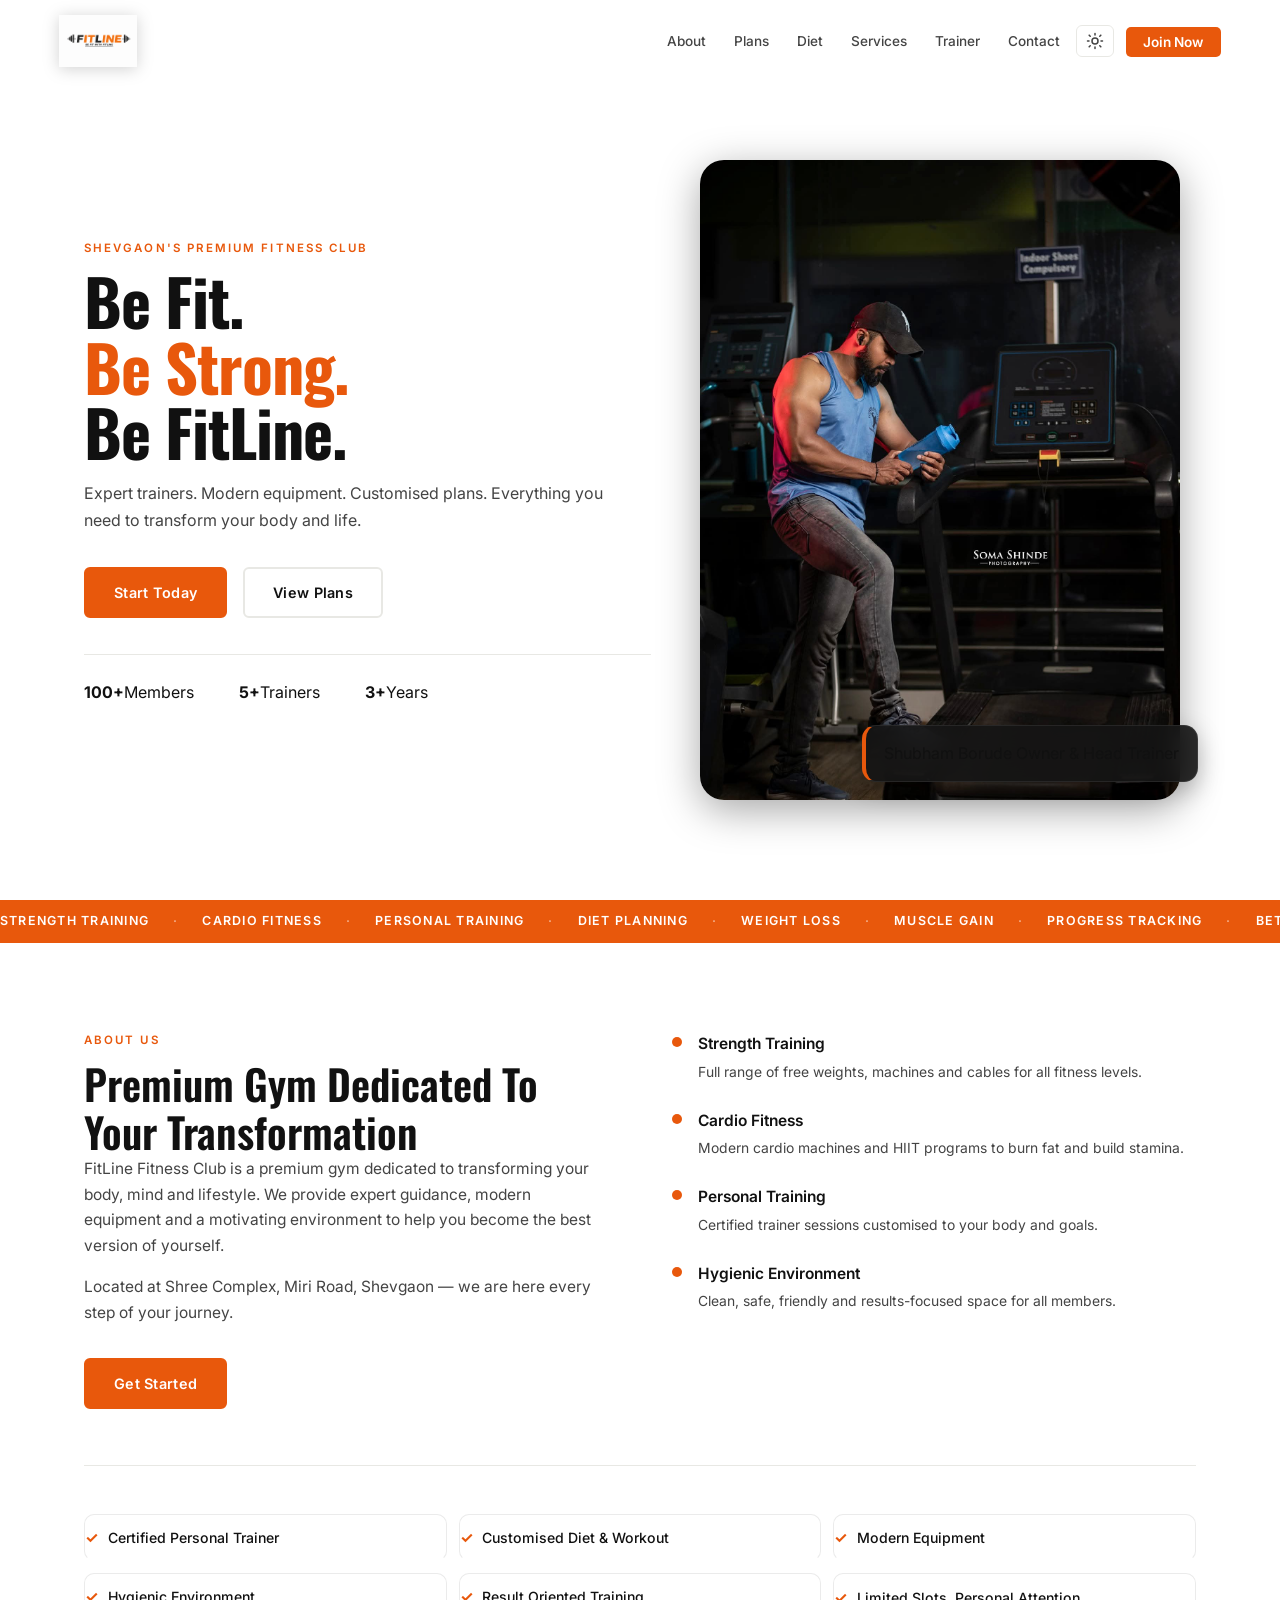
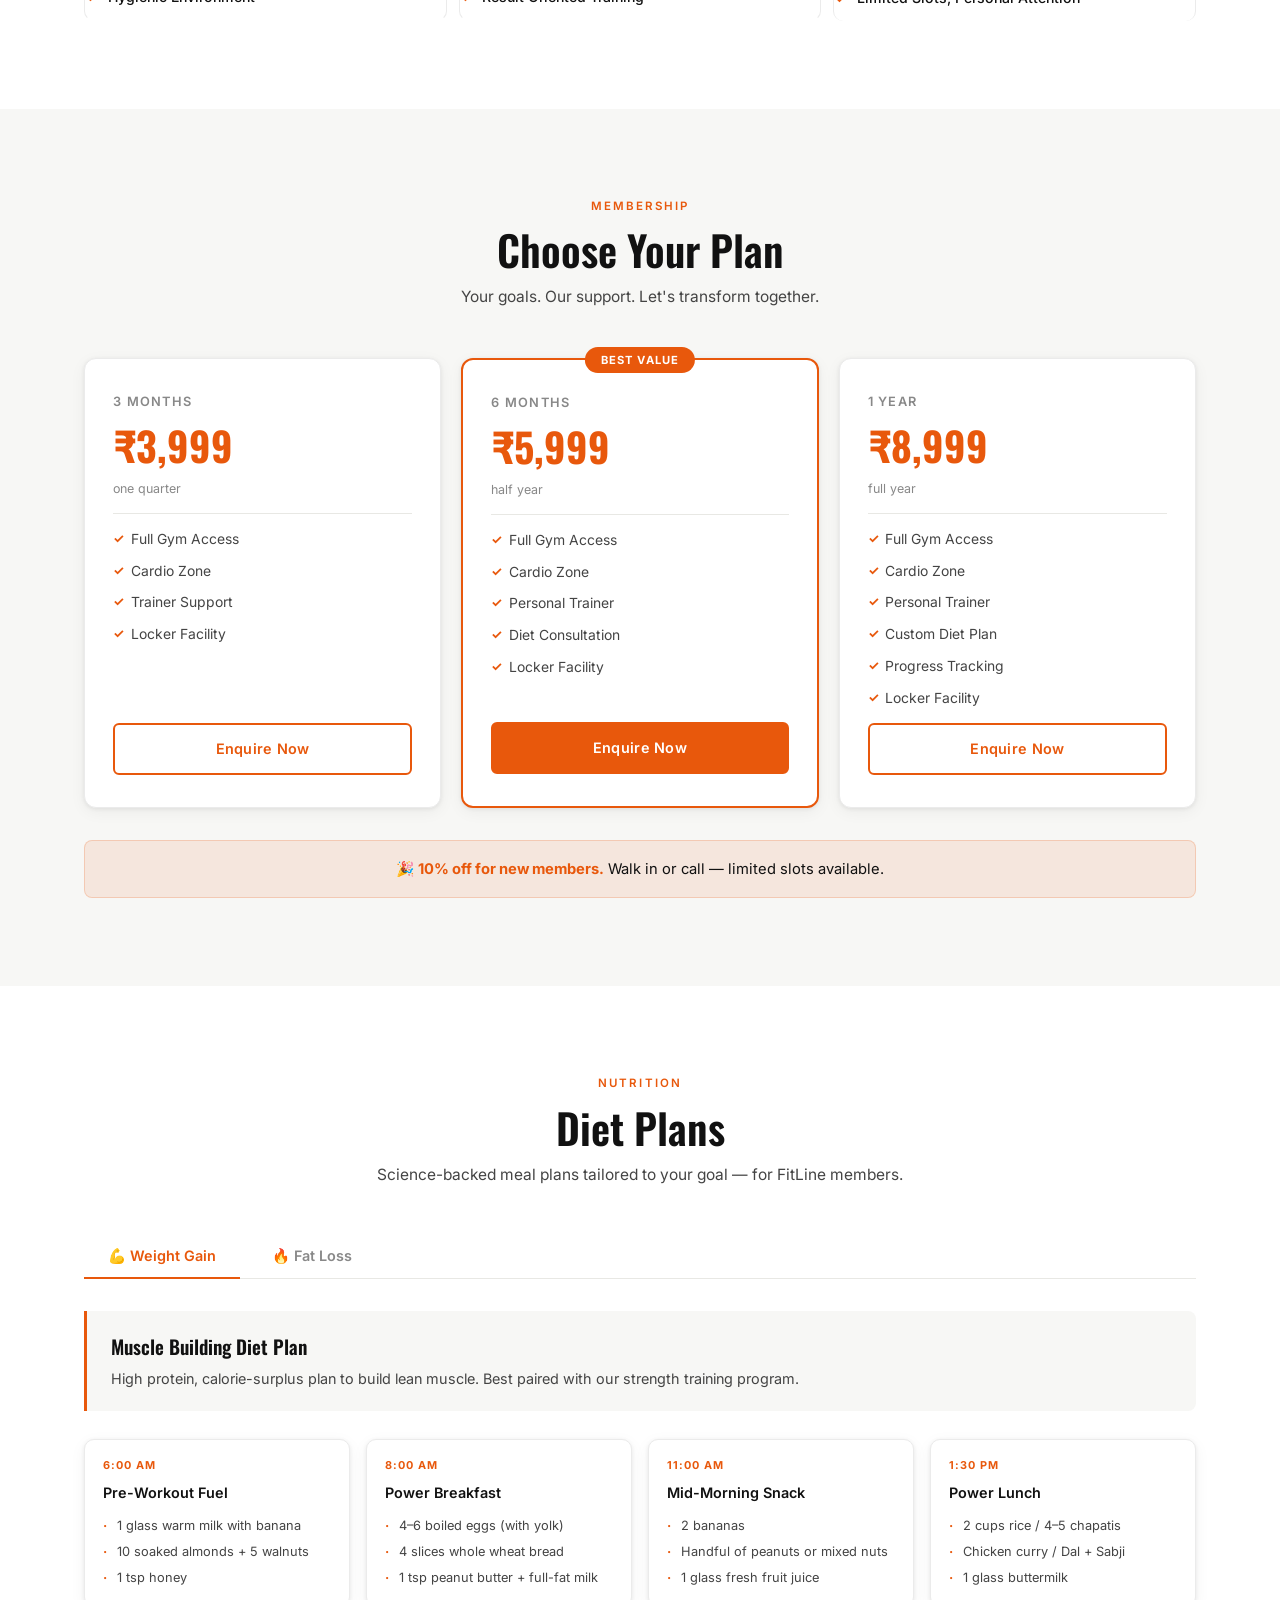
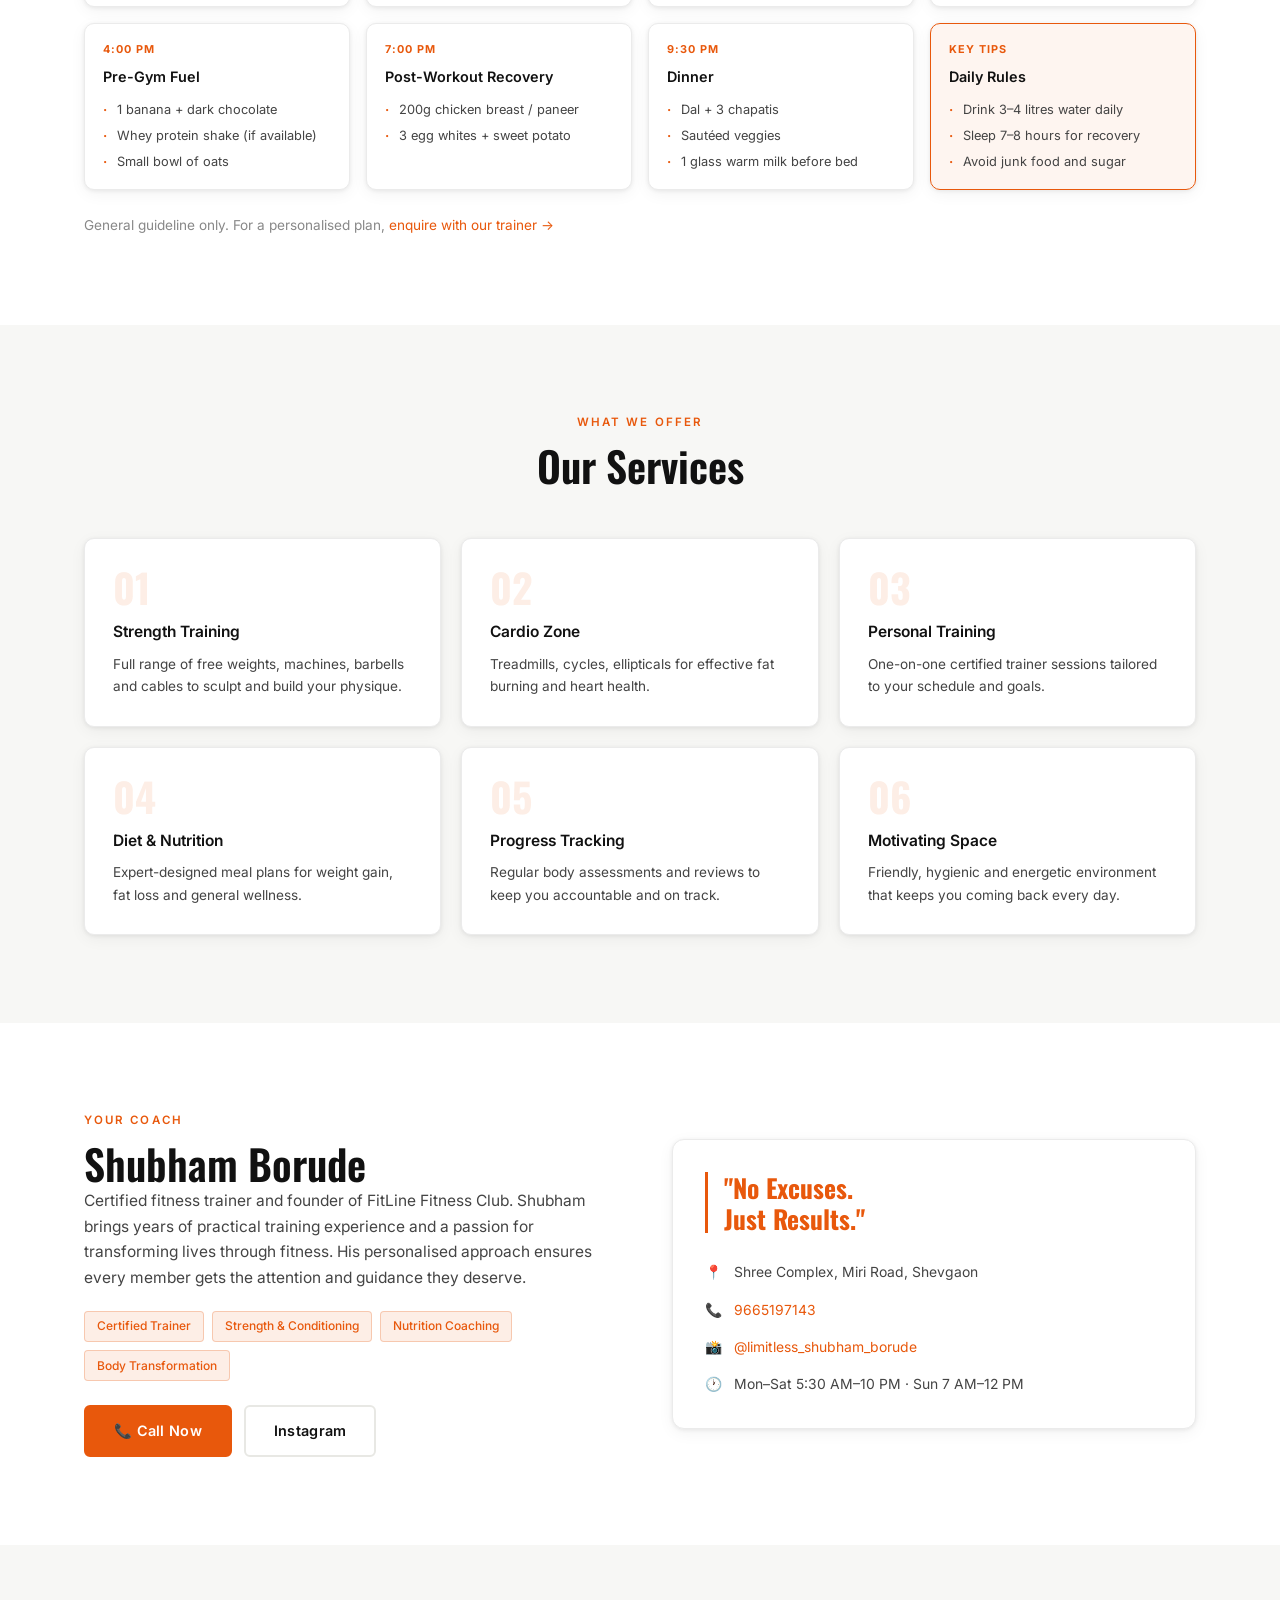
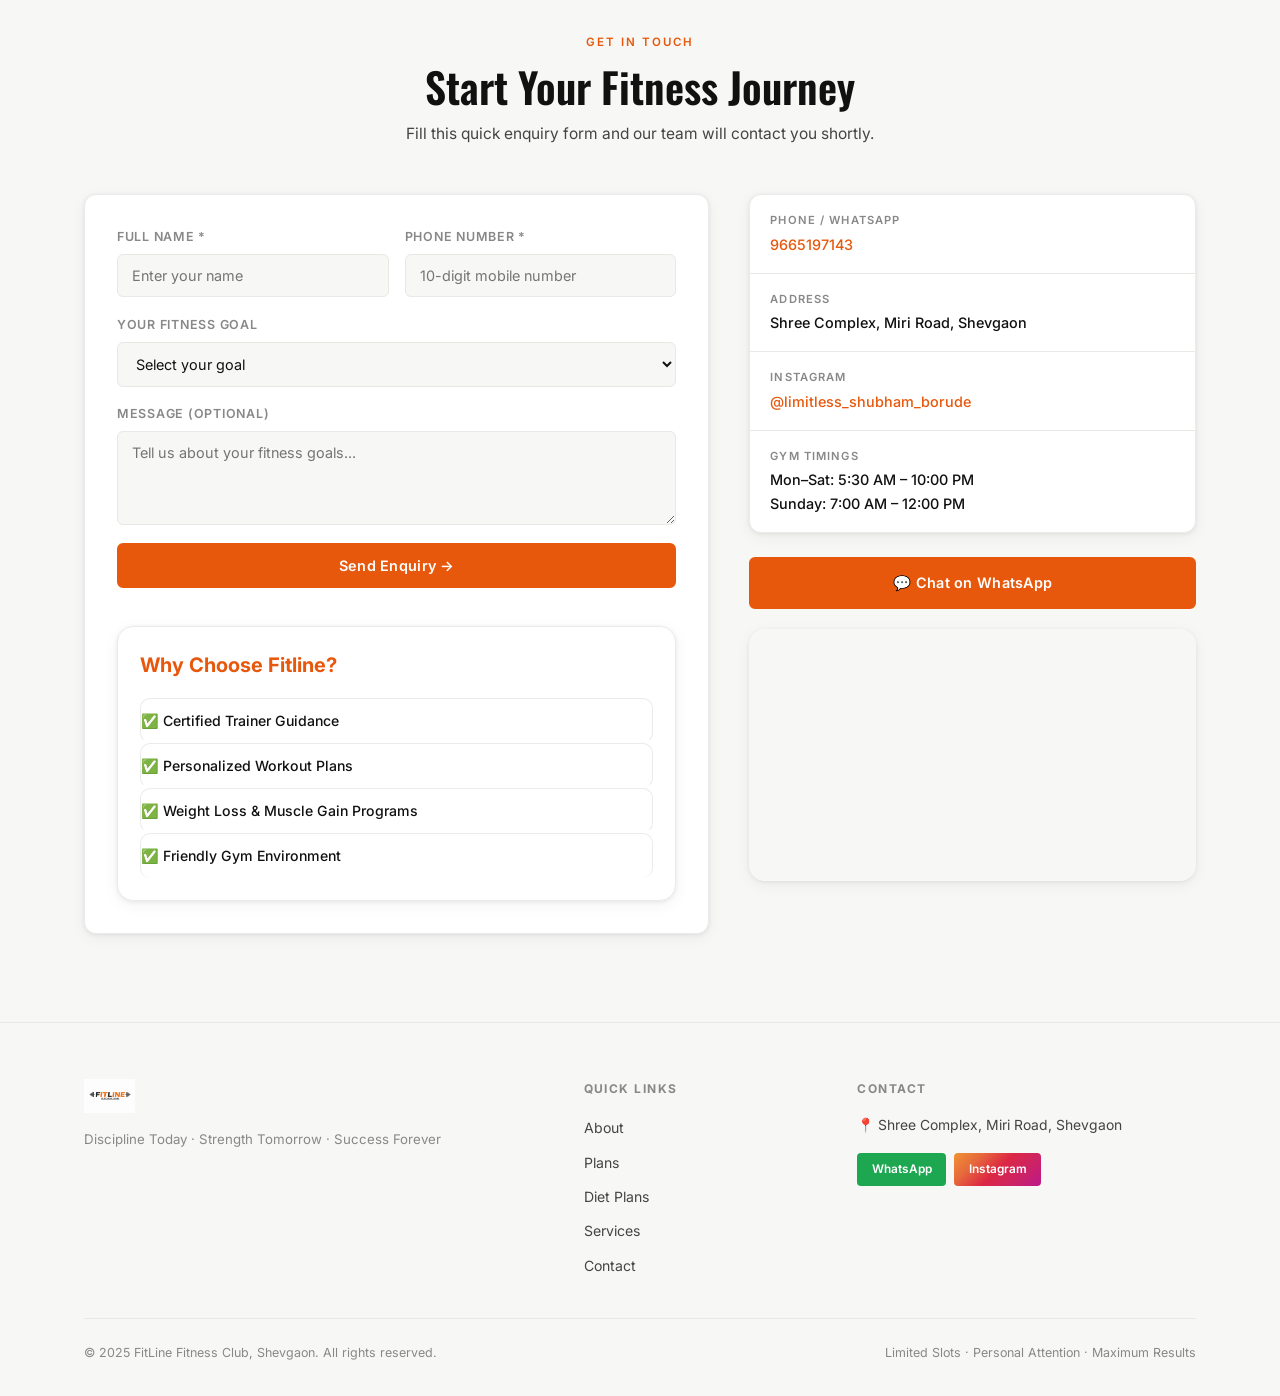
<file: index.html>
<!DOCTYPE html>
<html lang="en" data-theme="light">
<head>
  <meta charset="UTF-8" />
  <meta name="viewport" content="width=device-width, initial-scale=1.0" />
  <title>FitLine Fitness Club | Shevgaon</title>
  <link rel="stylesheet" href="style.css" />
  <link rel="preconnect" href="https://fonts.googleapis.com" />
  <link href="https://fonts.googleapis.com/css2?family=Inter:wght@300;400;500;600;700&family=Oswald:wght@400;500;600;700&display=swap" rel="stylesheet" />
</head>
<body>

  <!-- NAVBAR -->
  <nav class="navbar" id="navbar">
    <div class="nav-inner">
      <a href="#hero" class="nav-logo">
        <img src="ChatGPT Image May 25, 2026, 02_06_48 PM.png" alt="FitLine Fitness Club" class="logo-img" />
      </a>
      <ul class="nav-links" id="navLinks">
        <li><a href="#about">About</a></li>
        <li><a href="#plans">Plans</a></li>
        <li><a href="#diet">Diet</a></li>
        <li><a href="#services">Services</a></li>
        <li><a href="#trainer">Trainer</a></li>
        <li><a href="#contact">Contact</a></li>
        <li>
          <button class="theme-btn" id="themeToggle" aria-label="Toggle theme">
            <svg id="iconSun" width="18" height="18" viewBox="0 0 24 24" fill="none" stroke="currentColor" stroke-width="2" stroke-linecap="round"><circle cx="12" cy="12" r="4"/><path d="M12 2v2M12 20v2M4.22 4.22l1.42 1.42M18.36 18.36l1.42 1.42M2 12h2M20 12h2M4.22 19.78l1.42-1.42M18.36 5.64l1.42-1.42"/></svg>
            <svg id="iconMoon" width="18" height="18" viewBox="0 0 24 24" fill="none" stroke="currentColor" stroke-width="2" stroke-linecap="round" style="display:none"><path d="M21 12.79A9 9 0 1 1 11.21 3 7 7 0 0 0 21 12.79z"/></svg>
          </button>
        </li>
        <li><a href="#contact" class="nav-cta">Join Now</a></li>
      </ul>
      <div class="nav-right-mobile">
        <button class="theme-btn" id="themeToggleMob" aria-label="Toggle theme">
          <svg id="iconSunM" width="18" height="18" viewBox="0 0 24 24" fill="none" stroke="currentColor" stroke-width="2" stroke-linecap="round"><circle cx="12" cy="12" r="4"/><path d="M12 2v2M12 20v2M4.22 4.22l1.42 1.42M18.36 18.36l1.42 1.42M2 12h2M20 12h2M4.22 19.78l1.42-1.42M18.36 5.64l1.42-1.42"/></svg>
          <svg id="iconMoonM" width="18" height="18" viewBox="0 0 24 24" fill="none" stroke="currentColor" stroke-width="2" stroke-linecap="round" style="display:none"><path d="M21 12.79A9 9 0 1 1 11.21 3 7 7 0 0 0 21 12.79z"/></svg>
        </button>
        <button class="hamburger" id="hamburger" aria-label="Menu">
          <span></span><span></span><span></span>
        </button>
      </div>
    </div>
  </nav>

  <!-- HERO -->
  <section class="hero" id="hero">
    <div class="container hero-grid">
      <div class="hero-left">
        <div class="eyebrow">Shevgaon's Premium Fitness Club</div>
        <h1 class="hero-heading">
          Be Fit.<br/>
          <span class="accent">Be Strong.</span><br/>
          Be FitLine.
        </h1>
        <p class="hero-body">Expert trainers. Modern equipment. Customised plans. Everything you need to transform your body and life.</p>
        <div class="hero-actions">
          <a href="#contact" class="btn btn-primary">Start Today</a>
          <a href="#plans" class="btn btn-ghost">View Plans</a>
        </div>
        <div class="hero-stats">
          <div class="hstat"><strong>100+</strong><span>Members</span></div>
          <div class="hsdiv"></div>
          <div class="hstat"><strong>5+</strong><span>Trainers</span></div>
          <div class="hsdiv"></div>
          <div class="hstat"><strong>3+</strong><span>Years</span></div>
        </div>
      </div>
      <div class="hero-right">
        <div class="hero-img-frame">
          <img src="shubham.jpg" alt="Shubham Borude — FitLine Trainer" class="hero-photo" />
          <div class="hero-badge">
            <span class="hb-name">Shubham Borude</span>
            <span class="hb-role">Owner &amp; Head Trainer</span>
          </div>
        </div>
      </div>
    </div>
  </section>

  <!-- STRIP -->
  <div class="strip">
    <div class="strip-scroll">
      <span>Strength Training</span><span class="sep">·</span>
      <span>Cardio Fitness</span><span class="sep">·</span>
      <span>Personal Training</span><span class="sep">·</span>
      <span>Diet Planning</span><span class="sep">·</span>
      <span>Weight Loss</span><span class="sep">·</span>
      <span>Muscle Gain</span><span class="sep">·</span>
      <span>Progress Tracking</span><span class="sep">·</span>
      <span>Better Health</span><span class="sep">·</span>
      <span>Strength Training</span><span class="sep">·</span>
      <span>Cardio Fitness</span><span class="sep">·</span>
      <span>Personal Training</span><span class="sep">·</span>
      <span>Diet Planning</span><span class="sep">·</span>
    </div>
  </div>

  <!-- ABOUT -->
  <section class="section" id="about">
    <div class="container">
      <div class="two-col">
        <div>
          <div class="eyebrow">About Us</div>
          <h2 class="section-heading">Premium Gym Dedicated To Your Transformation</h2>
          <p class="body-text">FitLine Fitness Club is a premium gym dedicated to transforming your body, mind and lifestyle. We provide expert guidance, modern equipment and a motivating environment to help you become the best version of yourself.</p>
          <p class="body-text" style="margin-top:1rem;">Located at Shree Complex, Miri Road, Shevgaon — we are here every step of your journey.</p>
          <a href="#contact" class="btn btn-primary" style="margin-top:2rem; display:inline-block;">Get Started</a>
        </div>
        <div class="feat-list">
          <div class="feat-item">
            <div class="feat-dot"></div>
            <div>
              <h4>Strength Training</h4>
              <p>Full range of free weights, machines and cables for all fitness levels.</p>
            </div>
          </div>
          <div class="feat-item">
            <div class="feat-dot"></div>
            <div>
              <h4>Cardio Fitness</h4>
              <p>Modern cardio machines and HIIT programs to burn fat and build stamina.</p>
            </div>
          </div>
          <div class="feat-item">
            <div class="feat-dot"></div>
            <div>
              <h4>Personal Training</h4>
              <p>Certified trainer sessions customised to your body and goals.</p>
            </div>
          </div>
          <div class="feat-item">
            <div class="feat-dot"></div>
            <div>
              <h4>Hygienic Environment</h4>
              <p>Clean, safe, friendly and results-focused space for all members.</p>
            </div>
          </div>
        </div>
      </div>
      <div class="why-row">
        <div class="why-item"><span class="wcheck">✓</span>Certified Personal Trainer</div>
        <div class="why-item"><span class="wcheck">✓</span>Customised Diet &amp; Workout</div>
        <div class="why-item"><span class="wcheck">✓</span>Modern Equipment</div>
        <div class="why-item"><span class="wcheck">✓</span>Hygienic Environment</div>
        <div class="why-item"><span class="wcheck">✓</span>Result Oriented Training</div>
        <div class="why-item"><span class="wcheck">✓</span>Limited Slots, Personal Attention</div>
      </div>
    </div>
  </section>

  <!-- PLANS -->
  <section class="section bg-alt" id="plans">
    <div class="container">
      <div class="sec-header">
        <div class="eyebrow">Membership</div>
        <h2 class="section-heading tc">Choose Your Plan</h2>
        <p class="sec-sub">Your goals. Our support. Let's transform together.</p>
      </div>
      <div class="plans-grid">
        <div class="plan-card">
          <div class="plan-dur">3 Months</div>
          <div class="plan-price">₹3,999</div>
          <div class="plan-per">one quarter</div>
          <hr class="plan-hr"/>
          <ul class="plan-perks">
            <li>Full Gym Access</li>
            <li>Cardio Zone</li>
            <li>Trainer Support</li>
            <li>Locker Facility</li>
          </ul>
          <a href="#contact" class="btn btn-outline-plan">Enquire Now</a>
        </div>
        <div class="plan-card plan-hot">
          <div class="plan-ribbon">Best Value</div>
          <div class="plan-dur">6 Months</div>
          <div class="plan-price">₹5,999</div>
          <div class="plan-per">half year</div>
          <hr class="plan-hr"/>
          <ul class="plan-perks">
            <li>Full Gym Access</li>
            <li>Cardio Zone</li>
            <li>Personal Trainer</li>
            <li>Diet Consultation</li>
            <li>Locker Facility</li>
          </ul>
          <a href="#contact" class="btn btn-primary">Enquire Now</a>
        </div>
        <div class="plan-card">
          <div class="plan-dur">1 Year</div>
          <div class="plan-price">₹8,999</div>
          <div class="plan-per">full year</div>
          <hr class="plan-hr"/>
          <ul class="plan-perks">
            <li>Full Gym Access</li>
            <li>Cardio Zone</li>
            <li>Personal Trainer</li>
            <li>Custom Diet Plan</li>
            <li>Progress Tracking</li>
            <li>Locker Facility</li>
          </ul>
          <a href="#contact" class="btn btn-outline-plan">Enquire Now</a>
        </div>
      </div>
      <div class="promo-bar">
        🎉 <strong>10% off for new members.</strong> Walk in or call — limited slots available.
      </div>
    </div>
  </section>

  <!-- DIET -->
  <section class="section" id="diet">
    <div class="container">
      <div class="sec-header">
        <div class="eyebrow">Nutrition</div>
        <h2 class="section-heading tc">Diet Plans</h2>
        <p class="sec-sub">Science-backed meal plans tailored to your goal — for FitLine members.</p>
      </div>
      <div class="diet-tabs">
        <button class="dtab active" data-tab="wg">💪 Weight Gain</button>
        <button class="dtab" data-tab="fl">🔥 Fat Loss</button>
      </div>

      <div class="diet-panel active" id="dp-wg">
        <div class="diet-intro-bar">
          <h3>Muscle Building Diet Plan</h3>
          <p>High protein, calorie-surplus plan to build lean muscle. Best paired with our strength training program.</p>
        </div>
        <div class="meals-grid">
          <div class="meal-card"><div class="meal-time">6:00 AM</div><div class="meal-name">Pre-Workout Fuel</div><ul><li>1 glass warm milk with banana</li><li>10 soaked almonds + 5 walnuts</li><li>1 tsp honey</li></ul></div>
          <div class="meal-card"><div class="meal-time">8:00 AM</div><div class="meal-name">Power Breakfast</div><ul><li>4–6 boiled eggs (with yolk)</li><li>4 slices whole wheat bread</li><li>1 tsp peanut butter + full-fat milk</li></ul></div>
          <div class="meal-card"><div class="meal-time">11:00 AM</div><div class="meal-name">Mid-Morning Snack</div><ul><li>2 bananas</li><li>Handful of peanuts or mixed nuts</li><li>1 glass fresh fruit juice</li></ul></div>
          <div class="meal-card"><div class="meal-time">1:30 PM</div><div class="meal-name">Power Lunch</div><ul><li>2 cups rice / 4–5 chapatis</li><li>Chicken curry / Dal + Sabji</li><li>1 glass buttermilk</li></ul></div>
          <div class="meal-card"><div class="meal-time">4:00 PM</div><div class="meal-name">Pre-Gym Fuel</div><ul><li>1 banana + dark chocolate</li><li>Whey protein shake (if available)</li><li>Small bowl of oats</li></ul></div>
          <div class="meal-card"><div class="meal-time">7:00 PM</div><div class="meal-name">Post-Workout Recovery</div><ul><li>200g chicken breast / paneer</li><li>3 egg whites + sweet potato</li></ul></div>
          <div class="meal-card"><div class="meal-time">9:30 PM</div><div class="meal-name">Dinner</div><ul><li>Dal + 3 chapatis</li><li>Sautéed veggies</li><li>1 glass warm milk before bed</li></ul></div>
          <div class="meal-card meal-tips"><div class="meal-time">Key Tips</div><div class="meal-name">Daily Rules</div><ul><li>Drink 3–4 litres water daily</li><li>Sleep 7–8 hours for recovery</li><li>Avoid junk food and sugar</li></ul></div>
        </div>
        <p class="diet-note">General guideline only. For a personalised plan, <a href="#contact">enquire with our trainer →</a></p>
      </div>

      <div class="diet-panel" id="dp-fl">
        <div class="diet-intro-bar">
          <h3>Fat Loss Diet Plan</h3>
          <p>Calorie-deficit plan with high protein and low carbs to shed fat while preserving muscle.</p>
        </div>
        <div class="meals-grid">
          <div class="meal-card"><div class="meal-time">6:30 AM</div><div class="meal-name">Morning Detox</div><ul><li>1 glass warm lemon water</li><li>1 tsp apple cider vinegar (optional)</li><li>5 soaked almonds</li></ul></div>
          <div class="meal-card"><div class="meal-time">8:00 AM</div><div class="meal-name">Lean Breakfast</div><ul><li>3 egg whites + 1 whole egg omelette</li><li>1 bowl oats (no sugar)</li><li>Black coffee / green tea</li></ul></div>
          <div class="meal-card"><div class="meal-time">11:00 AM</div><div class="meal-name">Light Snack</div><ul><li>1 apple or guava</li><li>1 cup low-fat yoghurt</li></ul></div>
          <div class="meal-card"><div class="meal-time">1:30 PM</div><div class="meal-name">Clean Lunch</div><ul><li>Grilled chicken / paneer 150g</li><li>Large salad + 1 cup dal</li><li>2 wheat chapatis</li></ul></div>
          <div class="meal-card"><div class="meal-time">4:00 PM</div><div class="meal-name">Pre-Gym Prep</div><ul><li>Half banana + black coffee</li><li>1 tsp peanut butter</li></ul></div>
          <div class="meal-card"><div class="meal-time">7:00 PM</div><div class="meal-name">Protein Recovery</div><ul><li>Whey protein in water</li><li>Boiled chicken / egg whites</li><li>Steamed vegetables</li></ul></div>
          <div class="meal-card"><div class="meal-time">9:00 PM</div><div class="meal-name">Light Dinner</div><ul><li>Moong dal / soup</li><li>Sautéed greens + 1–2 chapatis</li></ul></div>
          <div class="meal-card meal-tips"><div class="meal-time">Key Tips</div><div class="meal-name">Fat Loss Rules</div><ul><li>No sugar, fried food or soda</li><li>3+ litres water daily</li><li>Walk 30 min daily minimum</li></ul></div>
        </div>
        <p class="diet-note">General guideline only. For a personalised plan, <a href="#contact">enquire with our trainer →</a></p>
      </div>
    </div>
  </section>

  <!-- SERVICES -->
  <section class="section bg-alt" id="services">
    <div class="container">
      <div class="sec-header">
        <div class="eyebrow">What We Offer</div>
        <h2 class="section-heading tc">Our Services</h2>
      </div>
      <div class="svc-grid">
        <div class="svc-card"><span class="svc-n">01</span><h3>Strength Training</h3><p>Full range of free weights, machines, barbells and cables to sculpt and build your physique.</p></div>
        <div class="svc-card"><span class="svc-n">02</span><h3>Cardio Zone</h3><p>Treadmills, cycles, ellipticals for effective fat burning and heart health.</p></div>
        <div class="svc-card"><span class="svc-n">03</span><h3>Personal Training</h3><p>One-on-one certified trainer sessions tailored to your schedule and goals.</p></div>
        <div class="svc-card"><span class="svc-n">04</span><h3>Diet & Nutrition</h3><p>Expert-designed meal plans for weight gain, fat loss and general wellness.</p></div>
        <div class="svc-card"><span class="svc-n">05</span><h3>Progress Tracking</h3><p>Regular body assessments and reviews to keep you accountable and on track.</p></div>
        <div class="svc-card"><span class="svc-n">06</span><h3>Motivating Space</h3><p>Friendly, hygienic and energetic environment that keeps you coming back every day.</p></div>
      </div>
    </div>
  </section>

  <!-- TRAINER -->
  <section class="section" id="trainer">
    <div class="container">
      <div class="two-col trainer-lay">
        <div>
          <div class="eyebrow">Your Coach</div>
          <h2 class="section-heading">Shubham Borude</h2>
          <p class="body-text">Certified fitness trainer and founder of FitLine Fitness Club. Shubham brings years of practical training experience and a passion for transforming lives through fitness. His personalised approach ensures every member gets the attention and guidance they deserve.</p>
          <div class="trainer-tags">
            <span>Certified Trainer</span>
            <span>Strength &amp; Conditioning</span>
            <span>Nutrition Coaching</span>
            <span>Body Transformation</span>
          </div>
          <div class="trainer-btns">
            <a href="tel:9665197143" class="btn btn-primary">📞 Call Now</a>
            <a href="https://instagram.com/limitless_shubham_borude" target="_blank" class="btn btn-ghost">Instagram</a>
          </div>
        </div>
        <div class="trainer-card">
          <blockquote class="trainer-quote">"No Excuses.<br/>Just Results."</blockquote>
          <div class="trainer-details">
            <div class="td-row"><span>📍</span><span>Shree Complex, Miri Road, Shevgaon</span></div>
            <div class="td-row"><span>📞</span><a href="tel:9665197143">9665197143</a></div>
            <div class="td-row"><span>📸</span><a href="https://instagram.com/limitless_shubham_borude" target="_blank">@limitless_shubham_borude</a></div>
            <div class="td-row"><span>🕐</span><span>Mon–Sat 5:30 AM–10 PM · Sun 7 AM–12 PM</span></div>
          </div>
        </div>
      </div>
    </div>
  </section>

<!-- CONTACT -->
<section class="section bg-alt" id="contact">

  <div class="container">

    <div class="sec-header">

      <div class="eyebrow">
        Get In Touch
      </div>

      <h2 class="section-heading tc">
        Start Your Fitness Journey
      </h2>

      <p class="sec-sub">
        Fill this quick enquiry form and our team will contact you shortly.
      </p>

    </div>

    <div class="contact-grid">

      <!-- SIMPLE ENQUIRY FORM -->

      <form
        class="enq-form"
        action="https://script.google.com/macros/s/AKfycbxxkptWX67tHfOdRElbOKdOW1FZBYWZBRrX_7qUXSSAQX2QTaCFE_ycYlyBfsGU5_8xqg/exec"
        method="POST"
        target="hidden_iframe"
      >

        <div class="form-row">

          <div class="ff">

            <label>Full Name *</label>

            <input
              type="text"
              name="name"
              placeholder="Enter your name"
              required
            />

          </div>

          <div class="ff">

            <label>Phone Number *</label>

           <input
  type="tel"
  name="phone"
  placeholder="10-digit mobile number"
  pattern="[0-9]{10}"
  maxlength="10"
  required
/>

          </div>

        </div>

        <div class="ff">

          <label>Your Fitness Goal</label>

          <select name="goal">

            <option value="">
              Select your goal
            </option>

            <option>
              Weight Loss
            </option>

            <option>
              Muscle Gain
            </option>

            <option>
              General Fitness
            </option>

            <option>
              Strength Training
            </option>

          </select>

        </div>

        <div class="ff full">

          <label>Message (Optional)</label>

          <textarea
            name="message"
            rows="4"
            placeholder="Tell us about your fitness goals..."
          ></textarea>

        </div>

        <button
          type="submit"
          class="btn btn-primary btn-full"
        >
          Send Enquiry →
        </button>

        <div
          id="formSuccess"
          class="form-ok"
          style="display:none;color:#22c55e;margin-top:1rem;"
        >
          ✅ Enquiry submitted successfully! We’ll contact you soon 💪
        </div>
        <div class="why-fitline">
  <h3>Why Choose Fitline?</h3>

  <div class="why-item">
    ✅ Certified Trainer Guidance
  </div>

  <div class="why-item">
    ✅ Personalized Workout Plans
  </div>

  <div class="why-item">
    ✅ Weight Loss & Muscle Gain Programs
  </div>

  <div class="why-item">
    ✅ Friendly Gym Environment
  </div>
</div>

      </form>

      <!-- HIDDEN IFRAME -->

      <iframe
        name="hidden_iframe"
        style="display:none;"
      ></iframe>

      <!-- CONTACT SIDE -->

      <div class="contact-side">

        <div class="cinfo-block">

          <div class="ci">

            <span class="ci-lbl">
              Phone / WhatsApp
            </span>

            <a
              href="tel:9665197143"
              class="ci-val"
            >
              9665197143
            </a>

          </div>

          <div class="ci">

            <span class="ci-lbl">
              Address
            </span>

            <span class="ci-val">
              Shree Complex, Miri Road,
              Shevgaon
            </span>

          </div>

          <div class="ci">

            <span class="ci-lbl">
              Instagram
            </span>

            <a
              href="https://instagram.com/limitless_shubham_borude"
              target="_blank"
              class="ci-val"
            >
              @limitless_shubham_borude
            </a>

          </div>

          <div class="ci">

            <span class="ci-lbl">
              Gym Timings
            </span>

            <span class="ci-val">
              Mon–Sat: 5:30 AM – 10:00 PM
              <br>
              Sunday: 7:00 AM – 12:00 PM
            </span>

          </div>

        </div>

        <a
          href="https://wa.me/919665197143?text=Hi%20FitLine!%20I%20want%20to%20know%20more%20about%20membership."
          target="_blank"
          class="btn btn-primary btn-full"
          style="margin-top:1.5rem;"
        >
          💬 Chat on WhatsApp
        </a>

       <div class="map-container">
  <iframe
    src="https://www.google.com/maps?q=Fitline+Fitness+Club+Shevgaon&output=embed"
    width="100%"
    height="250"
    style="border:0; border-radius:16px;"
    allowfullscreen=""
    loading="lazy">
  </iframe>
</div>

      </div>

    </div>

  </div>

</section>
  <!-- FOOTER -->
  <footer class="footer">
    <div class="container">
      <div class="footer-grid">
        <div class="footer-brand">
          <img src="ChatGPT Image May 25, 2026, 02_06_48 PM.png" alt="FitLine" class="footer-logo" />
          <p>Discipline Today · Strength Tomorrow · Success Forever</p>
        </div>
        <div>
          <p class="footer-h">Quick Links</p>
          <ul class="footer-links">
            <li><a href="#about">About</a></li>
            <li><a href="#plans">Plans</a></li>
            <li><a href="#diet">Diet Plans</a></li>
            <li><a href="#services">Services</a></li>
            <li><a href="#contact">Contact</a></li>
          </ul>
        </div>
        <div>
          <p class="footer-h">Contact</p>   
          <p class="footer-p">📍 Shree Complex, Miri Road, Shevgaon</p>
          <div class="soc-pills">
            <a href="https://wa.me/919665197143" target="_blank" class="spill wa">WhatsApp</a>
            <a href="https://instagram.com/limitless_shubham_borude" target="_blank" class="spill ig">Instagram</a>
          </div>
        </div>
      </div>
      <div class="footer-btm">
        <p>© 2025 FitLine Fitness Club, Shevgaon. All rights reserved.</p>
        <p>Limited Slots · Personal Attention · Maximum Results</p>
      </div>
    </div>
  </footer>

  <script src="script.js"></script>
</body>
</html>
</file>
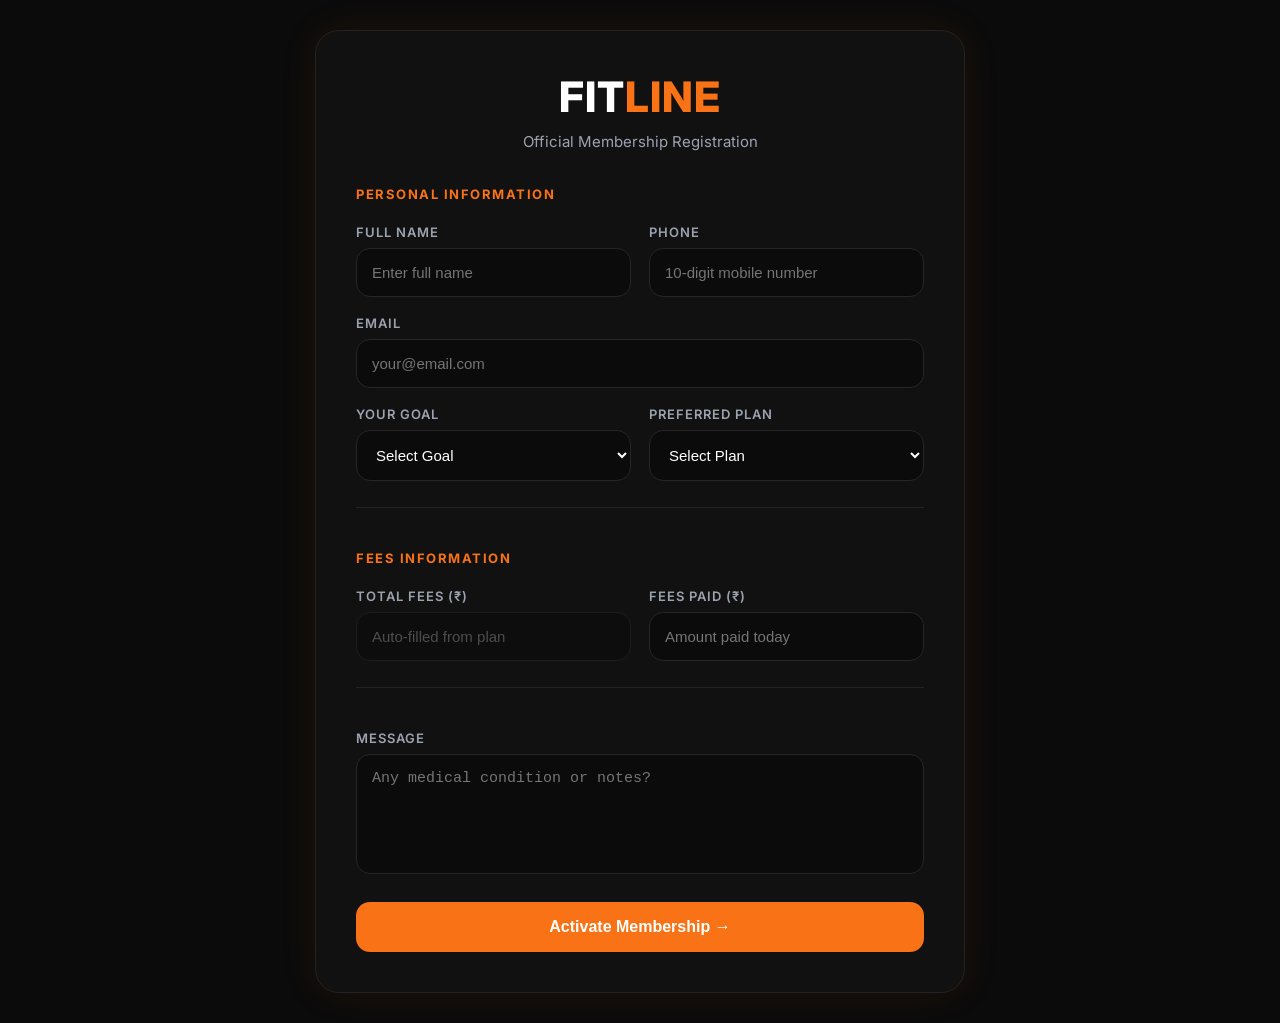
<file: join.html>
<!DOCTYPE html>
<html lang="en">

<head>

  <meta charset="UTF-8" />
  <meta name="viewport" content="width=device-width, initial-scale=1.0" />
  <title>FitLine Membership</title>

  <link rel="preconnect" href="https://fonts.googleapis.com" />
  <link rel="preconnect" href="https://fonts.gstatic.com" crossorigin />
  <link href="https://fonts.googleapis.com/css2?family=Inter:wght@400;500;600;700;800&display=swap" rel="stylesheet" />

  <style>

    * { margin:0; padding:0; box-sizing:border-box; }

    body {
      font-family:'Inter',sans-serif;
      background:#0b0b0b;
      color:white;
      min-height:100vh;
      display:flex;
      align-items:center;
      justify-content:center;
      padding:30px;
    }

    .container {
      width:100%;
      max-width:650px;
      background:#111111;
      border:1px solid #222;
      border-radius:24px;
      padding:40px;
      box-shadow:0 0 40px rgba(249,115,22,0.08);
    }

    .logo {
      text-align:center;
      margin-bottom:10px;
      font-size:42px;
      font-weight:800;
      letter-spacing:1px;
    }

    .logo span { color:#f97316; }

    .subtitle {
      text-align:center;
      color:#9ca3af;
      margin-bottom:35px;
      font-size:15px;
    }

    .section-divider {
      grid-column: 1 / -1;
      border-top: 1px solid #222;
      margin: 8px 0;
      padding-top: 16px;
    }

    .section-title {
      grid-column: 1 / -1;
      font-size: 13px;
      font-weight: 700;
      color: #f97316;
      text-transform: uppercase;
      letter-spacing: 1.5px;
      margin-bottom: 4px;
    }

    .form-grid {
      display:grid;
      grid-template-columns:1fr 1fr;
      gap:18px;
    }

    .full { grid-column:1 / -1; }

    label {
      display:block;
      margin-bottom:8px;
      font-size:13px;
      color:#9ca3af;
      font-weight:600;
      text-transform:uppercase;
      letter-spacing:1px;
    }

    input, select, textarea {
      width:100%;
      background:#0b0b0b;
      border:1px solid #262626;
      border-radius:14px;
      padding:15px;
      color:white;
      font-size:15px;
      outline:none;
      transition:0.3s;
    }

    input:focus, select:focus, textarea:focus {
      border-color:#f97316;
      box-shadow:0 0 0 4px rgba(249,115,22,0.12);
    }

    textarea { resize:none; min-height:120px; }

    .fees-summary {
      grid-column: 1 / -1;
      background: #0b0b0b;
      border: 1px solid #262626;
      border-radius: 14px;
      padding: 16px 20px;
      display: none;
    }

    .fees-summary-row {
      display: flex;
      justify-content: space-between;
      font-size: 14px;
      padding: 5px 0;
      color: #9ca3af;
    }

    .fees-summary-row.total {
      border-top: 1px solid #333;
      margin-top: 8px;
      padding-top: 10px;
      font-weight: 700;
      font-size: 15px;
    }

    .fees-summary-row.total span:last-child { color: #f97316; }

    .fees-summary-row .paid-amt { color: #4ade80; }
    .fees-summary-row .pending-amt { color: #f87171; }

    button {
      width:100%;
      margin-top:24px;
      border:none;
      background:#f97316;
      color:white;
      padding:16px;
      border-radius:14px;
      font-size:16px;
      font-weight:700;
      cursor:pointer;
      transition:0.3s;
    }

    button:hover { background:#ea580c; transform:translateY(-2px); }

    .success, .error {
      margin-top:20px;
      padding:15px;
      border-radius:12px;
      font-size:14px;
      display:none;
    }

    .success {
      background:rgba(34,197,94,0.12);
      border:1px solid rgba(34,197,94,0.4);
      color:#4ade80;
    }

    .error {
      background:rgba(239,68,68,0.12);
      border:1px solid rgba(239,68,68,0.4);
      color:#f87171;
    }

    @media(max-width:700px) {
      .container { padding:25px; }
      .form-grid { grid-template-columns:1fr; }
      .logo { font-size:34px; }
    }

  </style>

</head>

<body>

  <div class="container">

    <div class="logo">FIT<span>LINE</span></div>
    <div class="subtitle">Official Membership Registration</div>

    <form id="membershipForm">

      <div class="form-grid">

        <!-- PERSONAL INFO -->
        <div class="section-title">Personal Information</div>

        <div>
          <label>Full Name</label>
          <input type="text" name="name" required placeholder="Enter full name" />
        </div>

        <div>
          <label>Phone</label>
          <input type="tel" name="phone" placeholder="10-digit mobile number" pattern="[0-9]{10}" maxlength="10" required />
        </div>

        <div class="full">
          <label>Email</label>
          <input type="email" name="email" required placeholder="your@email.com" />
        </div>

        <div>
          <label>Your Goal</label>
          <select name="goal" required>
            <option value="">Select Goal</option>
            <option>Fat Loss / Weight Loss</option>
            <option>Muscle Gain</option>
            <option>General Fitness</option>
            <option>Strength Training</option>
          </select>
        </div>

        <div>
          <label>Preferred Plan</label>
          <select name="plan" id="planSelect" required>
            <option value="">Select Plan</option>
            <option value="3 Months — ₹3,999">3 Months — ₹3,999</option>
            <option value="6 Months — ₹5,999">6 Months — ₹5,999</option>
            <option value="12 Months — ₹8,999">12 Months — ₹8,999</option>
          </select>
        </div>

        <!-- FEES SECTION -->
        <div class="section-divider"></div>
        <div class="section-title">Fees Information</div>

        <div>
          <label>Total Fees (₹)</label>
          <input type="number" name="totalFees" id="totalFees" placeholder="Auto-filled from plan" readonly style="opacity:0.6;cursor:not-allowed;" />
        </div>

        <div>
          <label>Fees Paid (₹)</label>
          <input type="number" name="feesPaid" id="feesPaid" placeholder="Amount paid today" min="0" required />
        </div>

        <!-- Live Summary -->
        <div class="fees-summary" id="feesSummary">
          <div class="fees-summary-row">
            <span>Total Fees</span>
            <span id="summaryTotal">₹0</span>
          </div>
          <div class="fees-summary-row">
            <span>Paid Today</span>
            <span class="paid-amt" id="summaryPaid">₹0</span>
          </div>
          <div class="fees-summary-row total">
            <span>Pending Balance</span>
            <span class="pending-amt" id="summaryPending">₹0</span>
          </div>
        </div>

        <!-- MESSAGE -->
        <div class="section-divider"></div>

        <div class="full">
          <label>Message</label>
          <textarea name="message" placeholder="Any medical condition or notes?"></textarea>
        </div>

      </div>

      <button type="submit">Activate Membership →</button>

      <div class="success" id="successMessage">
        ✅ Membership registered successfully. Check your email 💪
      </div>

      <div class="error" id="errorMessage">
        ❌ Something went wrong. Please try again.
      </div>

    </form>

  </div>

  <script>

const SCRIPT_URL = "https://script.google.com/macros/s/AKfycbxxkptWX67tHfOdRElbOKdOW1FZBYWZBRrX_7qUXSSAQX2QTaCFE_ycYlyBfsGU5_8xqg/exec";

const planPrices = {
  "3 Months — ₹3,999": 3999,
  "6 Months — ₹5,999": 5999,
  "12 Months — ₹8,999": 8999
};

const planSelect     = document.getElementById("planSelect");
const totalFeesEl    = document.getElementById("totalFees");
const feesPaidEl     = document.getElementById("feesPaid");
const feesSummary    = document.getElementById("feesSummary");
const summaryTotal   = document.getElementById("summaryTotal");
const summaryPaid    = document.getElementById("summaryPaid");
const summaryPending = document.getElementById("summaryPending");

function updateSummary() {
  const total   = planPrices[planSelect.value] || 0;
  const paid    = parseInt(feesPaidEl.value)   || 0;
  const pending = Math.max(0, total - paid);

  totalFeesEl.value        = total || "";
  summaryTotal.innerText   = "₹" + total.toLocaleString("en-IN");
  summaryPaid.innerText    = "₹" + paid.toLocaleString("en-IN");
  summaryPending.innerText = "₹" + pending.toLocaleString("en-IN");

  if (total > 0) feesSummary.style.display = "block";
}

planSelect.addEventListener("change", updateSummary);
feesPaidEl.addEventListener("input",  updateSummary);

const form           = document.getElementById("membershipForm");
const submitBtn      = document.querySelector('button[type="submit"]');
const successMessage = document.getElementById("successMessage");
const errorMessage   = document.getElementById("errorMessage");

form.addEventListener("submit", async function(e) {
  e.preventDefault();

  successMessage.style.display = "none";
  errorMessage.style.display   = "none";

  const phone = form.phone.value.trim();
  if (!/^[0-9]{10}$/.test(phone)) {
    errorMessage.innerText     = "❌ Please enter valid 10-digit mobile number.";
    errorMessage.style.display = "block";
    return;
  }

  if (!planSelect.value) {
    errorMessage.innerText     = "❌ Please select a plan.";
    errorMessage.style.display = "block";
    return;
  }

  const total   = planPrices[planSelect.value] || 0;
  const paid    = parseInt(feesPaidEl.value)   || 0;
  const pending = Math.max(0, total - paid);

  if (paid > total) {
    errorMessage.innerText     = "❌ Fees paid cannot be more than total fees.";
    errorMessage.style.display = "block";
    return;
  }

  let feesStatus = "Pending";
  if      (paid >= total) feesStatus = "Paid";
  else if (paid > 0)      feesStatus = "Partial";

  submitBtn.disabled  = true;
  submitBtn.innerText = "Processing...";

  // Build URL with all params
  const url = SCRIPT_URL
    + "?type=member"
    + "&name="        + encodeURIComponent(form.name.value.trim())
    + "&phone="       + encodeURIComponent(phone)
    + "&email="       + encodeURIComponent(form.email.value.trim())
    + "&goal="        + encodeURIComponent(form.goal.value)
    + "&plan="        + encodeURIComponent(planSelect.value)
    + "&message="     + encodeURIComponent(form.message.value.trim())
    + "&feesPaid="    + paid
    + "&totalFees="   + total
    + "&feesPending=" + pending
    + "&feesStatus="  + encodeURIComponent(feesStatus);

  try {

    // Use no-cors mode — Apps Script needs this from external sites
    await fetch(url, {
  method: "GET",
  mode:   "no-cors"
});

    // no-cors won't return readable response
    // but if no error thrown, it worked
    successMessage.style.display = "block";
    form.reset();
    feesSummary.style.display    = "none";
    totalFeesEl.value            = "";

  } catch(err) {
    errorMessage.innerText     = "❌ Network error. Please check connection.";
    errorMessage.style.display = "block";
  }

  submitBtn.disabled  = false;
  submitBtn.innerText = "Activate Membership →";
});

</script>
</body>
</html>
</file>
<file: style.css>
/* ============================================
   FITLINE FITNESS CLUB — PROFESSIONAL THEME
   Light / Dark toggle · Orange brand
   ============================================ */

/* ── TOKENS ── */
:root {
  --orange:       #E8580C;
  --orange-light: #F07040;
  --orange-dim:   rgba(232,88,12,0.10);
  --orange-dim2:  rgba(232,88,12,0.06);

  --bg:           #FFFFFF;
  --bg-alt:       #F7F7F5;
  --bg-card:      #FFFFFF;
  --border:       #E8E8E4;
  --border-card:  #EBEBEB;

  --text-1:       #111111;
  --text-2:       #444444;
  --text-3:       #888888;

  --nav-bg:       rgba(255,255,255,0.95);
  --shadow-card:  0 1px 4px rgba(0,0,0,0.07), 0 4px 16px rgba(0,0,0,0.05);
  --shadow-hover: 0 4px 20px rgba(0,0,0,0.10);
  --radius:       10px;
  --transition:   0.22s ease;
}

[data-theme="dark"] {
  --bg:           #0F0F0F;
  --bg-alt:       #161616;
  --bg-card:      #1A1A1A;
  --border:       #2A2A2A;
  --border-card:  #262626;

  --text-1:       #F2F2F2;
  --text-2:       #B0B0B0;
  --text-3:       #666666;

  --nav-bg:       rgba(15,15,15,0.97);
  --shadow-card:  0 1px 4px rgba(0,0,0,0.3), 0 4px 20px rgba(0,0,0,0.2);
  --shadow-hover: 0 4px 24px rgba(0,0,0,0.35);
}

/* ── RESET ── */
*, *::before, *::after { box-sizing: border-box; margin: 0; padding: 0; }
html { scroll-behavior: smooth; font-size: 16px; }
body {
  font-family: 'Inter', sans-serif;
  background: var(--bg);
  color: var(--text-1);
  line-height: 1.65;
  transition: background var(--transition), color var(--transition);
  overflow-x: hidden;
}
a { text-decoration: none; color: inherit; }
ul { list-style: none; }
img { max-width: 100%; display: block; }

/* ── CONTAINER ── */
.container { max-width: 1160px; margin: 0 auto; padding: 0 1.5rem; }

/* ── BUTTONS ── */
.btn {
  display: inline-block;
  padding: 0.75rem 1.75rem;
  font-family: 'Inter', sans-serif;
  font-size: 0.9rem;
  font-weight: 600;
  letter-spacing: 0.02em;
  border-radius: 6px;
  cursor: pointer;
  transition: var(--transition);
  border: 2px solid transparent;
  text-align: center;
}
.btn-primary {
  background: var(--orange);
  color: #fff;
  border-color: var(--orange);
}
.btn-primary:hover { background: var(--orange-light); border-color: var(--orange-light); transform: translateY(-1px); }

.btn-ghost {
  background: transparent;
  color: var(--text-1);
  border-color: var(--border);
}
button:disabled{

  opacity:0.7;

  cursor:not-allowed;

  transform:none;

}
.btn-ghost:hover { border-color: var(--orange); color: var(--orange); }

.btn-outline-plan {
  background: transparent;
  color: var(--orange);
  border-color: var(--orange);
  width: 100%;
}
.btn-outline-plan:hover { background: var(--orange-dim); }

.btn-full { width: 100%; display: block; }

/* ── EYEBROW / LABELS ── */
.eyebrow {
  font-size: 0.72rem;
  font-weight: 600;
  letter-spacing: 0.18em;
  text-transform: uppercase;
  color: var(--orange);
  margin-bottom: 0.65rem;
}

.section-heading {
  font-family: 'Oswald', sans-serif;
  font-size: clamp(1.75rem, 3.5vw, 2.6rem);
  font-weight: 600;
  line-height: 1.15;
  color: var(--text-1);
}
.section-heading.tc { text-align: center; }
.accent { color: var(--orange); }

.sec-header { text-align: center; margin-bottom: 3rem; }
.sec-sub { color: var(--text-2); margin-top: 0.65rem; font-size: 0.97rem; }
.body-text { color: var(--text-2); font-size: 0.97rem; }

/* ── NAVBAR ── */
.navbar {
  position: fixed;
  top: 0; left: 0; right: 0;
  z-index: 100;
  padding: 0;
  background: transparent;
  transition: background var(--transition), box-shadow var(--transition);
}
.navbar.scrolled {
  background: var(--nav-bg);
  backdrop-filter: blur(12px);
  -webkit-backdrop-filter: blur(12px);
  box-shadow: 0 1px 0 var(--border);
}
.nav-inner {
  max-width: 1200px;
  margin: 0 auto;
  padding: 0 1.2rem;

  height: 82px;

  display: flex;
  align-items: center;
  justify-content: space-between;
}

.nav-logo{
  display:flex;
  align-items:center;
  justify-content:center;

  flex-shrink:0;
}

.logo-img{
  height: 52px;
  width: auto;

  object-fit: contain;
  display:block;

  transition: 0.3s ease;

  filter:
    drop-shadow(0 2px 8px rgba(0,0,0,0.18));
}

[data-theme="dark"] .logo-img{
  filter:
    drop-shadow(0 0 8px rgba(255,255,255,0.05))
    drop-shadow(0 0 10px rgba(232,88,12,0.22));
}

.logo-img:hover{
  transform: scale(1.03);
}
.nav-links {
  display: flex;
  align-items: center;
  gap: 0.25rem;
  list-style: none;
}
.nav-links a {
  font-size: 0.85rem;
  font-weight: 500;
  color: var(--text-2);
  padding: 0.4rem 0.75rem;
  border-radius: 5px;
  transition: var(--transition);
}
.nav-links a:hover { color: var(--orange); }
.nav-cta {
  background: var(--orange) !important;
  color: #fff !important;
  padding: 0.45rem 1.1rem !important;
  border-radius: 5px !important;
  font-weight: 600 !important;
  margin-left: 0.5rem;
}
.nav-cta:hover { background: var(--orange-light) !important; }

.theme-btn {
  background: none;
  border: 1px solid var(--border);
  border-radius: 6px;
  padding: 0.4rem 0.55rem;
  cursor: pointer;
  color: var(--text-2);
  display: flex;
  align-items: center;
  transition: var(--transition);
}
.theme-btn:hover { border-color: var(--orange); color: var(--orange); }

.nav-right-mobile { display: none; align-items: center; gap: 0.5rem; }
.hamburger {
  background: none;
  border: 1px solid var(--border);
  border-radius: 6px;
  padding: 0.45rem 0.55rem;
  cursor: pointer;
  display: flex;
  flex-direction: column;
  gap: 4px;
}
.hamburger span { display: block; width: 20px; height: 2px; background: var(--text-1); border-radius: 2px; transition: var(--transition); }

/* ── HERO ── */
.hero{
  min-height: 100vh;

  display:flex;
  align-items:center;

  padding-top: 90px;
  padding-bottom: 30px;

  background: var(--bg);

  overflow:hidden;
}

.hero-grid{
  display:grid;

  grid-template-columns: 1.05fr 0.95fr;

  align-items:center;

  gap: 2rem;

  width:100%;
}

.hero-left{
  padding: 1rem 0 2rem;
}

.hero-heading{
  font-family:'Oswald',sans-serif;

  font-size: clamp(2.8rem,5vw,5rem);

  font-weight:700;

  line-height:1.02;

  margin: 0.6rem 0 1rem;

  letter-spacing:-1px;
}

.hero-body{
  font-size:1rem;

  line-height:1.7;

  max-width:520px;

  color:var(--text-2);

  margin-top:1rem;
}

.hero-actions{
  display:flex;

  gap:1rem;

  margin-top:2rem;

  flex-wrap:wrap;
}

.hero-stats{
  display:flex;

  align-items:center;

  gap:1.4rem;

  margin-top:2.2rem;

  padding-top:1.5rem;

  border-top:1px solid var(--border);
}

/* RIGHT SIDE */

.hero-right{
  display:flex;

  justify-content:center;

  align-items:center;
}

.hero-img-frame{
  position:relative;

  width:100%;

  max-width:480px;
}

.hero-photo{
  width:100%;

  height:640px;

  object-fit:cover;

  object-position:center top;

  border-radius:24px;

  box-shadow:
    0 10px 40px rgba(0,0,0,0.35);

  transition:0.4s ease;
}

.hero-photo:hover{
  transform:scale(1.01);
}

.hero-badge{
  position:absolute;

  bottom:18px;
  right:-18px;

  background:rgba(20,20,20,0.9);

  backdrop-filter:blur(12px);

  border:1px solid rgba(255,255,255,0.08);

  border-left:4px solid var(--orange);

  border-radius:14px;

  padding:0.9rem 1.1rem;

  box-shadow:0 8px 24px rgba(0,0,0,0.25);
}

/* ── STRIP ── */
.strip {
  background: var(--orange);
  overflow: hidden;
  padding: 0.7rem 0;
}
.strip-scroll {
  display: flex;
  gap: 1.5rem;
  white-space: nowrap;
  animation: scrollLeft 28s linear infinite;
  font-size: 0.78rem;
  font-weight: 600;
  letter-spacing: 0.1em;
  text-transform: uppercase;
  color: #fff;
  width: max-content;
}
.sep { opacity: 0.5; }
@keyframes scrollLeft {
  from { transform: translateX(0); }
  to   { transform: translateX(-50%); }
}

/* ── SECTIONS ── */
.section { padding: 5.5rem 0; }
.bg-alt { background: var(--bg-alt); }

/* ── TWO COL ── */
.two-col {
  display: grid;
  grid-template-columns: 1fr 1fr;
  gap: 4rem;
  align-items: start;
  margin-bottom: 3.5rem;
}
.trainer-lay { align-items: center; margin-bottom: 0; }

/* ── FEAT LIST ── */
.feat-list { display: flex; flex-direction: column; gap: 1.5rem; }
.feat-item { display: flex; gap: 1rem; align-items: flex-start; }
.feat-dot {
  width: 10px;
  height: 10px;
  background: var(--orange);
  border-radius: 50%;
  flex-shrink: 0;
  margin-top: 6px;
}
.feat-item h4 { font-size: 0.97rem; font-weight: 600; color: var(--text-1); margin-bottom: 0.25rem; }
.feat-item p { font-size: 0.87rem; color: var(--text-2); }

/* ── WHY ROW ── */
.why-row {
  display: grid;
  grid-template-columns: repeat(3, 1fr);
  gap: 0.75rem;
  padding-top: 3rem;
  border-top: 1px solid var(--border);
}
.why-item {
  display: flex;
  align-items: center;
  gap: 0.6rem;
  font-size: 0.88rem;
  font-weight: 500;
  color: var(--text-2);
  padding: 0.85rem 1rem;
  background: var(--bg-card);
  border: 1px solid var(--border-card);
  border-radius: var(--radius);
}
.wcheck { color: var(--orange); font-weight: 700; font-size: 0.95rem; flex-shrink: 0; }

/* ── PLANS ── */
.plans-grid {
  display: grid;
  grid-template-columns: repeat(3, 1fr);
  gap: 1.25rem;
}
.plan-card {
  background: var(--bg-card);
  border: 1px solid var(--border-card);
  border-radius: 12px;
  padding: 2rem 1.75rem;
  display: flex;
  flex-direction: column;
  gap: 0.85rem;
  position: relative;
  transition: var(--transition);
  box-shadow: var(--shadow-card);
}
.plan-card:hover { transform: translateY(-3px); box-shadow: var(--shadow-hover); }
.plan-hot {
  border-color: var(--orange);
  border-width: 2px;
}
.plan-ribbon {
  position: absolute;
  top: -13px;
  left: 50%;
  transform: translateX(-50%);
  background: var(--orange);
  color: #fff;
  font-size: 0.7rem;
  font-weight: 700;
  letter-spacing: 0.1em;
  text-transform: uppercase;
  padding: 0.25rem 1rem;
  border-radius: 20px;
  white-space: nowrap;
}
.plan-dur {
  font-size: 0.8rem;
  font-weight: 600;
  letter-spacing: 0.1em;
  text-transform: uppercase;
  color: var(--text-3);
}
.plan-price {
  font-family: 'Oswald', sans-serif;
  font-size: 2.5rem;
  font-weight: 700;
  color: var(--orange);
  line-height: 1;
}
.plan-per { font-size: 0.78rem; color: var(--text-3); }
.plan-hr { border: none; border-top: 1px solid var(--border); }
.plan-perks { flex: 1; display: flex; flex-direction: column; gap: 0.55rem; }
.plan-perks li {
  font-size: 0.87rem;
  color: var(--text-2);
  padding-left: 1.1rem;
  position: relative;
}
.plan-perks li::before {
  content: '✓';
  position: absolute;
  left: 0;
  color: var(--orange);
  font-weight: 700;
  font-size: 0.8rem;
}
.promo-bar {
  margin-top: 2rem;
  background: var(--orange-dim);
  border: 1px solid rgba(232,88,12,0.2);
  border-radius: 8px;
  padding: 1rem 1.5rem;
  text-align: center;
  font-size: 0.92rem;
  color: var(--text-1);
}
.promo-bar strong { color: var(--orange); }

/* ── DIET ── */
.diet-tabs {
  display: flex;
  gap: 0.5rem;
  margin-bottom: 2rem;
  border-bottom: 1px solid var(--border);
  padding-bottom: 0;
}
.dtab {
  background: none;
  border: none;
  cursor: pointer;
  font-family: 'Inter', sans-serif;
  font-size: 0.9rem;
  font-weight: 600;
  color: var(--text-3);
  padding: 0.75rem 1.5rem;
  border-bottom: 2px solid transparent;
  margin-bottom: -1px;
  transition: var(--transition);
}
.dtab:hover { color: var(--text-1); }
.dtab.active { color: var(--orange); border-bottom-color: var(--orange); }

.diet-panel { display: none; }
.diet-panel.active { display: block; }

.diet-intro-bar {
  background: var(--bg-alt);
  border-left: 3px solid var(--orange);
  padding: 1.25rem 1.5rem;
  border-radius: 0 8px 8px 0;
  margin-bottom: 1.75rem;
}
.diet-intro-bar h3 { font-family: 'Oswald', sans-serif; font-size: 1.2rem; font-weight: 600; color: var(--text-1); margin-bottom: 0.25rem; }
.diet-intro-bar p { font-size: 0.9rem; color: var(--text-2); }

.meals-grid {
  display: grid;
  grid-template-columns: repeat(4, 1fr);
  gap: 1rem;
}
.meal-card {
  background: var(--bg-card);
  border: 1px solid var(--border-card);
  border-radius: var(--radius);
  padding: 1.1rem 1.1rem;
  transition: var(--transition);
  box-shadow: var(--shadow-card);
}
.meal-card:hover { border-color: var(--orange); transform: translateY(-2px); }
.meal-tips { border-color: var(--orange); background: var(--orange-dim2); }
.meal-time {
  font-size: 0.68rem;
  font-weight: 700;
  letter-spacing: 0.1em;
  text-transform: uppercase;
  color: var(--orange);
  margin-bottom: 0.35rem;
}
.meal-name {
  font-size: 0.9rem;
  font-weight: 600;
  color: var(--text-1);
  margin-bottom: 0.65rem;
}
.meal-card ul { display: flex; flex-direction: column; gap: 0.3rem; }
.meal-card li { font-size: 0.8rem; color: var(--text-2); padding-left: 0.9rem; position: relative; }
.meal-card li::before { content: '·'; position: absolute; left: 0; color: var(--orange); font-weight: 700; }

.diet-note {
  margin-top: 1.5rem;
  font-size: 0.85rem;
  color: var(--text-3);
}
.diet-note a { color: var(--orange); }

/* ── SERVICES ── */
.svc-grid {
  display: grid;
  grid-template-columns: repeat(3, 1fr);
  gap: 1.25rem;
}
.svc-card {
  background: var(--bg-card);
  border: 1px solid var(--border-card);
  border-radius: var(--radius);
  padding: 1.75rem;
  position: relative;
  overflow: hidden;
  transition: var(--transition);
  box-shadow: var(--shadow-card);
}
.svc-card:hover { border-color: var(--orange); transform: translateY(-3px); box-shadow: var(--shadow-hover); }
.svc-n {
  display: block;
  font-family: 'Oswald', sans-serif;
  font-size: 2.5rem;
  font-weight: 700;
  color: var(--orange-dim);
  line-height: 1;
  margin-bottom: 0.75rem;
  transition: var(--transition);
}
.svc-card:hover .svc-n { color: rgba(232,88,12,0.2); }
.svc-card h3 { font-size: 0.97rem; font-weight: 600; color: var(--text-1); margin-bottom: 0.5rem; }
.svc-card p { font-size: 0.85rem; color: var(--text-2); }

/* ── TRAINER ── */
.trainer-tags {
  display: flex;
  flex-wrap: wrap;
  gap: 0.5rem;
  margin: 1.25rem 0 1.5rem;
}
.trainer-tags span {
  font-size: 0.75rem;
  font-weight: 500;
  background: var(--orange-dim);
  color: var(--orange);
  border: 1px solid rgba(232,88,12,0.25);
  padding: 0.3rem 0.75rem;
  border-radius: 4px;
}
.trainer-btns { display: flex; gap: 0.75rem; flex-wrap: wrap; }
.trainer-card {
  background: var(--bg-card);
  border: 1px solid var(--border-card);
  border-radius: 12px;
  padding: 2rem;
  box-shadow: var(--shadow-card);
}
.trainer-quote {
  font-family: 'Oswald', sans-serif;
  font-size: 1.6rem;
  font-weight: 700;
  color: var(--orange);
  line-height: 1.2;
  border-left: 3px solid var(--orange);
  padding-left: 1rem;
  margin-bottom: 1.75rem;
  font-style: normal;
}
.trainer-details { display: flex; flex-direction: column; gap: 0.9rem; }
.td-row { display: flex; gap: 0.75rem; font-size: 0.87rem; color: var(--text-2); align-items: flex-start; }
.td-row a { color: var(--orange); }
.td-row a:hover { text-decoration: underline; }

/* ── CONTACT FORM ── */
.contact-grid {
  display: grid;
  grid-template-columns: 1.4fr 1fr;
  gap: 2.5rem;
}
.enq-form {
  background: var(--bg-card);
  border: 1px solid var(--border-card);
  border-radius: 12px;
  padding: 2rem;
  display: flex;
  flex-direction: column;
  gap: 1.1rem;
  box-shadow: var(--shadow-card);
}
.form-row { display: grid; grid-template-columns: 1fr 1fr; gap: 1rem; }
.ff { display: flex; flex-direction: column; gap: 0.4rem; }
.ff.full { grid-column: 1/-1; }
.ff label {
  font-size: 0.78rem;
  font-weight: 600;
  letter-spacing: 0.06em;
  text-transform: uppercase;
  color: var(--text-3);
}
.ff input, .ff select, .ff textarea {
  background: var(--bg-alt);
  border: 1px solid var(--border);
  border-radius: 6px;
  padding: 0.75rem 0.9rem;
  font-family: 'Inter', sans-serif;
  font-size: 0.9rem;
  color: var(--text-1);
  outline: none;
  transition: var(--transition);
  width: 100%;
}
.ff input:focus, .ff select:focus, .ff textarea:focus {
  border-color: var(--orange);
  box-shadow: 0 0 0 3px var(--orange-dim);
}
.ff select option { background: var(--bg); }
.ff textarea { resize: vertical; }
.form-ok {
  background: rgba(34,197,94,0.1);
  border: 1px solid rgba(34,197,94,0.35);
  border-radius: 6px;
  padding: 0.85rem 1rem;
  font-size: 0.88rem;
  color: #16a34a;
}
[data-theme="dark"] .form-ok { color: #4ade80; }

.contact-side { display: flex; flex-direction: column; }
.cinfo-block {
  background: var(--bg-card);
  border: 1px solid var(--border-card);
  border-radius: 12px;
  overflow: hidden;
  box-shadow: var(--shadow-card);
}
.ci {
  padding: 1rem 1.25rem;
  border-bottom: 1px solid var(--border);
  display: flex;
  flex-direction: column;
  gap: 0.2rem;
}
.ci:last-child { border-bottom: none; }
.ci-lbl { font-size: 0.7rem; font-weight: 600; letter-spacing: 0.1em; text-transform: uppercase; color: var(--text-3); }
.ci-val { font-size: 0.9rem; color: var(--text-1); font-weight: 500; }
.ci-val a, a.ci-val { color: var(--orange); }

/* ── FOOTER ── */
.footer {
  background: var(--bg-alt);
  border-top: 1px solid var(--border);
  padding: 3.5rem 0 2rem;
}
.footer-grid {
  display: grid;
  grid-template-columns: 2fr 1fr 1.5fr;
  gap: 3rem;
  margin-bottom: 2.5rem;
}
.footer-logo { height: 34px; width: auto; margin-bottom: 1rem; }
.footer-brand p { font-size: 0.83rem; color: var(--text-3); }
.footer-h { font-size: 0.75rem; font-weight: 700; letter-spacing: 0.12em; text-transform: uppercase; color: var(--text-3); margin-bottom: 1rem; }
.footer-links { display: flex; flex-direction: column; gap: 0.5rem; }
.footer-links a { font-size: 0.88rem; color: var(--text-2); transition: var(--transition); }
.footer-links a:hover { color: var(--orange); }
.footer-p { font-size: 0.87rem; color: var(--text-2); margin-bottom: 0.4rem; }
.footer-p a { color: var(--text-2); transition: var(--transition); }
.footer-p a:hover { color: var(--orange); }
.soc-pills { display: flex; gap: 0.5rem; margin-top: 1rem; }
.spill {
  font-size: 0.74rem;
  font-weight: 600;
  padding: 0.4rem 0.9rem;
  border-radius: 4px;
  transition: var(--transition);
}
.wa { background: #1da750; color: #fff; }
.wa:hover { background: #17a044; }
.ig { background: linear-gradient(135deg,#f09433,#e6683c,#dc2743,#cc2366,#bc1888); color: #fff; }
.footer-btm {
  border-top: 1px solid var(--border);
  padding-top: 1.5rem;
  display: flex;
  justify-content: space-between;
  align-items: center;
  flex-wrap: wrap;
  gap: 0.5rem;
  font-size: 0.78rem;
  color: var(--text-3);
}

/* ── REVEAL ANIMATION ── */
.reveal {
  opacity: 0;
  transform: translateY(20px);
  transition: opacity 0.6s ease, transform 0.6s ease;
}
.reveal.in { opacity: 1; transform: translateY(0); }

/* ── RESPONSIVE ── */
@media (max-width: 1024px) {
  .meals-grid { grid-template-columns: repeat(2, 1fr); }
}

@media (max-width: 900px) {
  .nav-links { display: none; }
  .nav-links.open {
    display: flex;
    flex-direction: column;
    position: fixed;
    inset: 0 0 0 auto;
    width: 280px;
    background: var(--bg-card);
    padding: 5rem 2rem 2rem;
    gap: 0.25rem;
    z-index: 200;
    box-shadow: -4px 0 30px rgba(0,0,0,0.12);
    align-items: flex-start;
  }
  .nav-links.open a { font-size: 1rem; padding: 0.6rem 0.5rem; }
  .nav-links.open li { width: 100%; }
  .nav-links.open .nav-cta { display: block; margin-left: 0; margin-top: 0.5rem; }
  .nav-right-mobile { display: flex; }

  .hero-grid { grid-template-columns: 1fr; gap: 0; padding-bottom: 0; }
  .hero-left { padding: 3rem 0 2rem; }
  .hero-right { justify-content: center; max-height: 420px; overflow: hidden; }
  .hero-photo { max-height: 420px; border-radius: 12px; }
  .hero-badge { display: none; }

  .two-col { grid-template-columns: 1fr; gap: 2.5rem; }
  .trainer-lay { gap: 2rem; }
  .why-row { grid-template-columns: 1fr 1fr; }
  .plans-grid { grid-template-columns: 1fr; max-width: 420px; margin: 0 auto; }
  .svc-grid { grid-template-columns: 1fr 1fr; }
  .contact-grid { grid-template-columns: 1fr; }
  .form-row { grid-template-columns: 1fr; }
  .footer-grid { grid-template-columns: 1fr 1fr; gap: 2rem; }
  .footer-btm { flex-direction: column; text-align: center; }
}

@media (max-width: 600px) {
  .hero-heading { font-size: clamp(2rem, 10vw, 3rem); }
  .section { padding: 4rem 0; }
  .meals-grid { grid-template-columns: 1fr; }
  .svc-grid { grid-template-columns: 1fr; }
  .why-row { grid-template-columns: 1fr; }
  .footer-grid { grid-template-columns: 1fr; }
}
.map-container{
  margin-top:20px;
  overflow:hidden;
  border-radius:16px;
  border:1px solid rgba(255,255,255,0.08);
  box-shadow: var(--shadow-card);
}

.map-container iframe{
  display:block;
}
.why-fitline{
  margin-top:20px;
  background:var(--bg-card);
  border:1px solid var(--border-card);
  border-radius:16px;
  padding:22px;
  box-shadow: var(--shadow-card);
}

.why-fitline h3{
  margin-bottom:16px;
  color:var(--orange);
  font-size:20px;
}

.why-item{
  padding:10px 0;
  border-bottom:1px solid rgba(255,255,255,0.06);
  color:var(--text-1);
}

.why-item:last-child{
  border-bottom:none;
}
</file>
